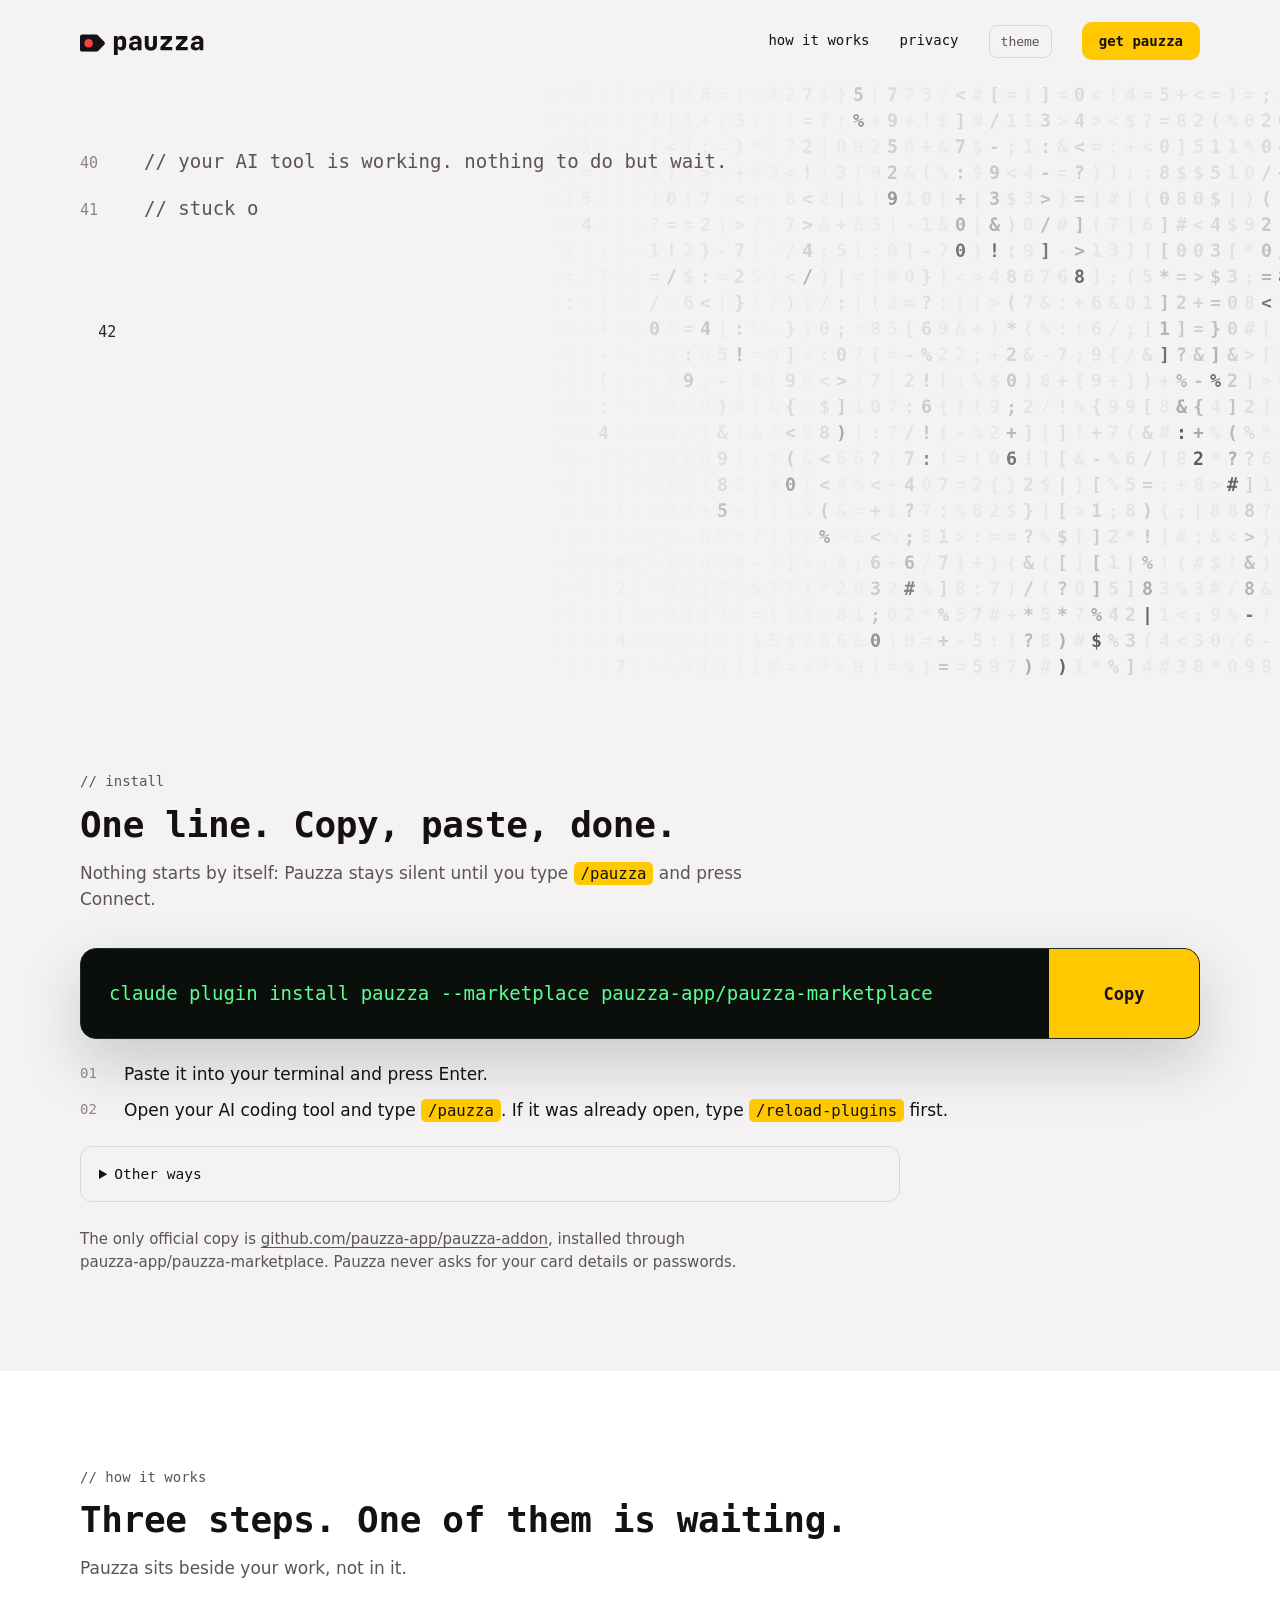
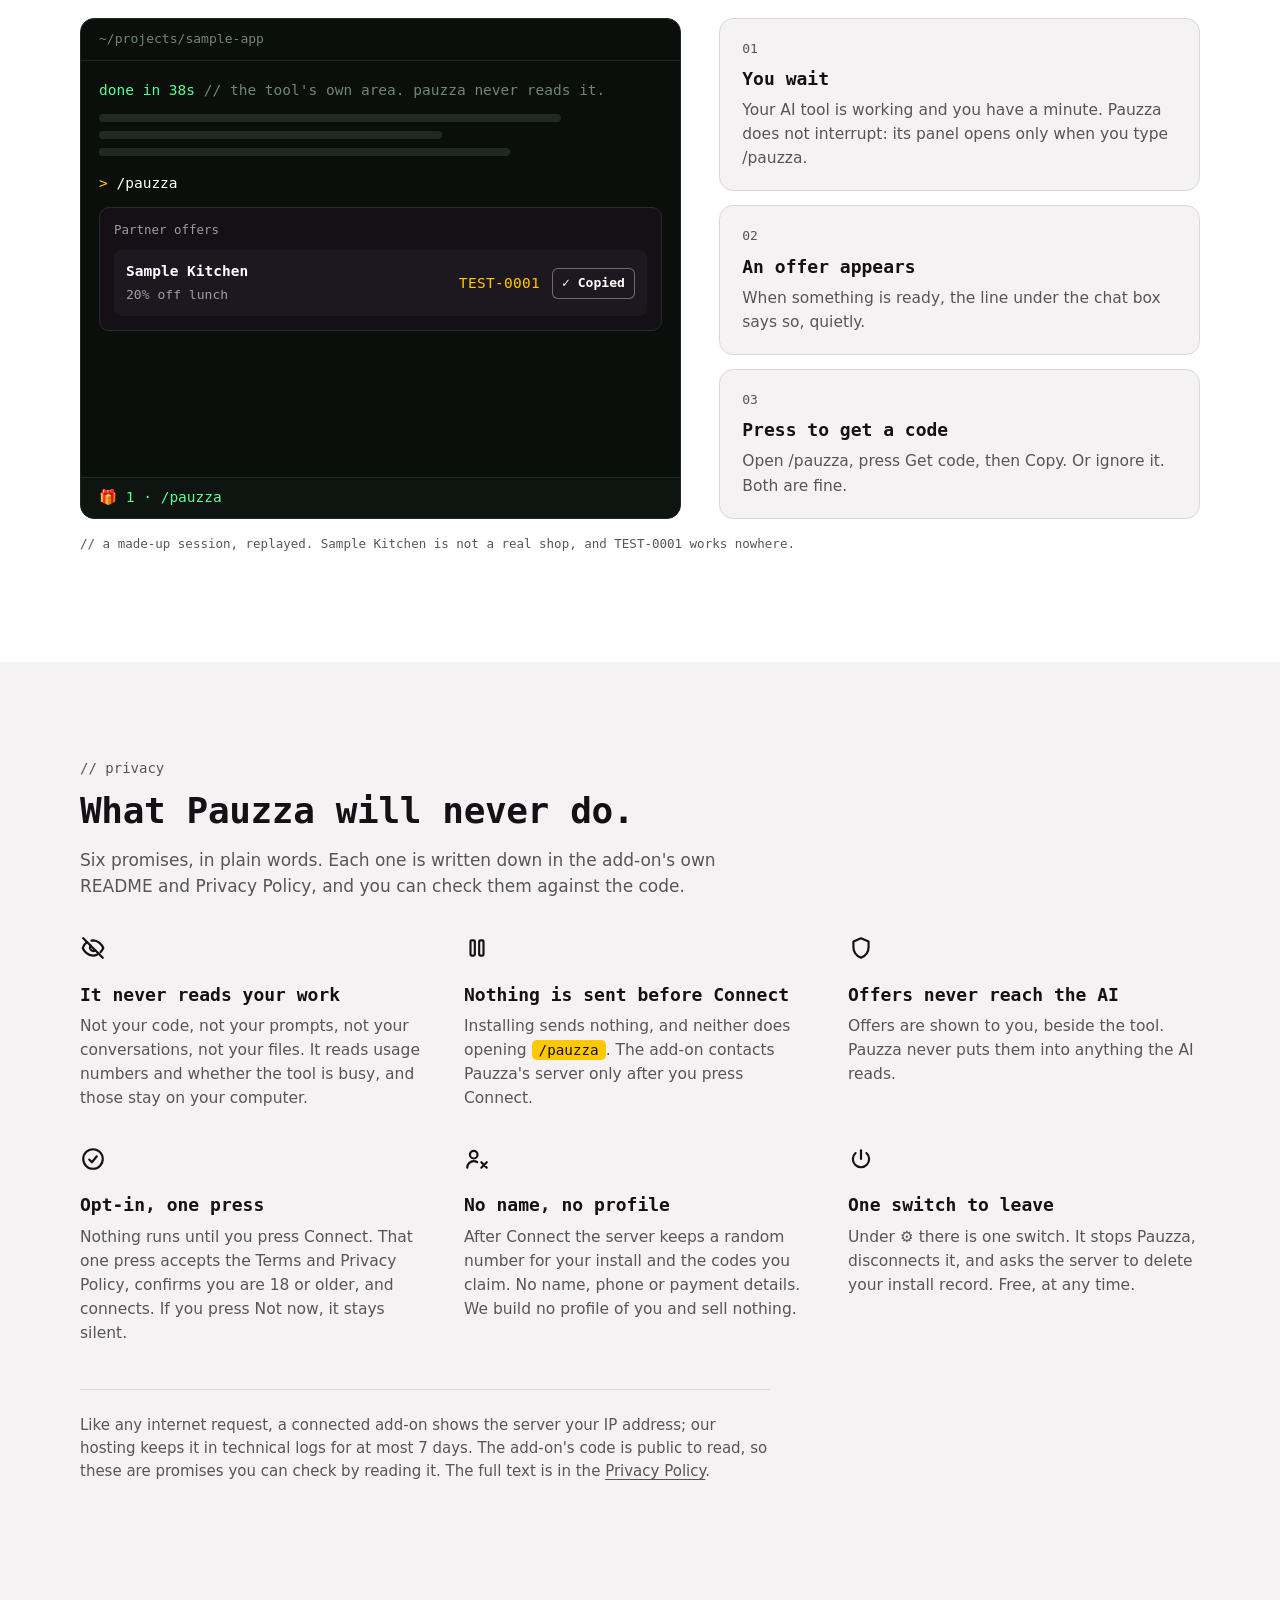
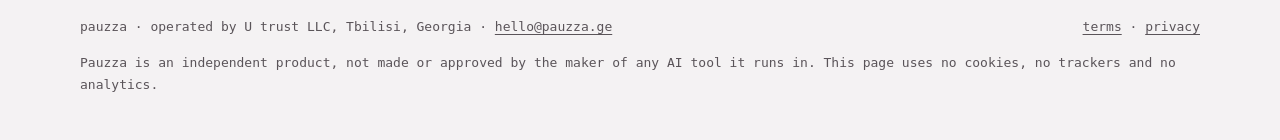
<file: index.html>
<!doctype html>
<html lang="en">
<head>
<meta charset="utf-8">
<meta name="viewport" content="width=device-width, initial-scale=1">
<title>Pauzza · offers while your AI tool is working</title>
<meta name="description" content="Pauzza is an opt-in add-on that turns the wait in your AI coding tool into offers and promo codes. It never reads your code, prompts or conversations.">
<meta name="theme-color" content="#141015">
<!-- Keep the page out of search engines until the owner's public launch.
     Remove the next line at public launch. -->
<meta name="robots" content="noindex">
<link rel="canonical" href="https://pauzza.ge/">
<!-- The picture and text shown when the link is shared in a chat or on social media. -->
<meta property="og:type" content="website">
<meta property="og:url" content="https://pauzza.ge/">
<meta property="og:title" content="Pauzza · offers while your AI tool is working">
<meta property="og:description" content="An opt-in add-on that turns the wait in your AI coding tool into offers and promo codes. It never reads your code.">
<meta property="og:image" content="https://pauzza.ge/assets/og.png">
<meta property="og:image:width" content="1200">
<meta property="og:image:height" content="630">
<meta name="twitter:card" content="summary_large_image">
<link rel="icon" href="assets/pauzza-app-icon-dark.svg" type="image/svg+xml">
<link rel="stylesheet" href="style.css">
</head>
<body>
<a class="skip" href="#install">Skip to install</a>

<header class="wrap nav">
  <a class="logo" href="#top" aria-label="Pauzza, top of page">
    <img class="for-dark" src="assets/pauzza-lockup-primary-dark.svg" width="582" height="158" alt="pauzza">
    <img class="for-light" src="assets/pauzza-lockup-primary-light.svg" width="582" height="158" alt="pauzza">
  </a>
  <nav class="nav-links" aria-label="Page">
    <a class="hide-s" href="#how">how it works</a>
    <a class="hide-s" href="#privacy">privacy</a>
    <button class="theme-toggle" type="button" id="theme" aria-label="Switch between light and dark">theme</button>
    <a class="btn btn-primary btn-small" href="#install">get pauzza</a>
  </nav>
</header>

<main id="top">

  <!-- 1 · hero -->
  <div class="hero">
    <canvas id="rain" aria-hidden="true"></canvas>
    <div class="wrap code-line" aria-hidden="true">
      <span class="ln">40</span>
      <p class="comment" data-type>// your AI tool is working. nothing to do but wait.</p>
    </div>
    <div class="wrap code-line" aria-hidden="true">
      <span class="ln">41</span>
      <p class="comment" data-type>// stuck on this line?</p>
    </div>
    <div class="band">
      <div class="wrap code-line">
        <span class="ln" aria-hidden="true"><i class="bp"></i>42</span>
        <h1><span class="h1-text">paused on line&nbsp;<span class="nb">42.<i class="cursor" aria-hidden="true"></i></span></span></h1>
      </div>
    </div>
    <div class="wrap code-line rise" style="--i:0">
      <span class="ln" aria-hidden="true">43</span>
      <p class="after">take a break;</p>
    </div>
    <div class="wrap code-line rise" style="--i:1">
      <span class="ln" aria-hidden="true">44</span>
      <p class="lead">Pauzza is an opt-in add-on that turns the wait in your AI coding tool into offers and promo codes. It never reads your code, prompts or conversations.</p>
    </div>
    <div class="wrap code-line rise" style="--i:2">
      <span class="ln" aria-hidden="true">45</span>
      <div class="cta-row">
        <button class="btn btn-primary" type="button" data-copy="c1" data-label="Copy install line" data-goto="install">Copy install line</button>
        <a class="btn btn-ghost" href="#how">how it works</a>
      </div>
    </div>
  </div>

  <!-- 2 · install -->
  <section id="install">
    <div class="wrap">
      <p class="eyebrow">// install</p>
      <h2>One line. Copy, paste, done.</h2>
      <p class="intro">Nothing starts by itself: Pauzza stays silent until you type <code class="inline">/pauzza</code> and press Connect.</p>

      <div class="install" data-reveal>
        <div class="cmd cmd-big">
          <code id="c1">claude plugin install pauzza <span class="nb">--marketplace</span> <span class="nb">pauzza-app/pauzza-marketplace</span></code>
          <button class="copy" type="button" data-copy="c1" data-label="Copy">Copy</button>
        </div>
        <ol class="after-copy">
          <li><span class="step-n" aria-hidden="true">01</span><span>Paste it into your terminal and press Enter.</span></li>
          <li><span class="step-n" aria-hidden="true">02</span><span>Open your AI coding tool and type <code class="inline">/pauzza</code>. If it was already open, type <code class="inline">/reload-plugins</code> first.</span></li>
        </ol>
        <p class="caption" id="copy-status" role="status" aria-live="polite"></p>
      </div>

      <details>
        <summary>Other ways</summary>

        <h3>Without the terminal</h3>
        <p>Type this in the chat box of an open session. The tool asks you to confirm the new source, then installs.</p>
        <div class="cmd">
          <code id="c2">/plugin install pauzza <span class="nb">--marketplace</span> <span class="nb">pauzza-app/pauzza-marketplace</span></code>
          <button class="copy" type="button" data-copy="c2" data-label="Copy">Copy</button>
        </div>

        <h3>On an older version</h3>
        <p>The one-line install needs version 2.1.292 or later; Pauzza itself needs 2.1.287 or later. Check with <code class="inline">claude --version</code>. On an older version, run these two lines in a terminal instead.</p>
        <div class="cmd">
          <code id="c3">claude plugin marketplace add <span class="nb">pauzza-app/pauzza-marketplace</span></code>
          <button class="copy" type="button" data-copy="c3" data-label="Copy">Copy</button>
        </div>
        <div class="cmd">
          <code id="c4">claude plugin install pauzza@pauzza</code>
          <button class="copy" type="button" data-copy="c4" data-label="Copy">Copy</button>
        </div>

        <h3>Remove it</h3>
        <p>Open <code class="inline">/pauzza</code>, press ⚙ and delete the saved data. Then run these two lines and restart the app.</p>
        <div class="cmd">
          <code id="c5">claude plugin uninstall pauzza@pauzza</code>
          <button class="copy" type="button" data-copy="c5" data-label="Copy">Copy</button>
        </div>
        <div class="cmd">
          <code id="c6">claude plugin marketplace remove pauzza</code>
          <button class="copy" type="button" data-copy="c6" data-label="Copy">Copy</button>
        </div>
      </details>

      <p class="note">The only official copy is <a href="https://github.com/pauzza-app/pauzza-addon">github.com/pauzza-app/pauzza-addon</a>, installed through <span style="white-space:nowrap">pauzza-app/pauzza-marketplace</span>. Pauzza never asks for your card details or passwords.</p>
    </div>
  </section>

  <!-- 3 · how it works -->
  <section id="how" class="alt">
    <div class="wrap">
      <p class="eyebrow">// how it works</p>
      <h2>Three steps. One of them is waiting.</h2>
      <p class="intro">Pauzza sits beside your work, not in it.</p>

      <div class="how" data-reveal>
        <div class="demo" id="demo" data-phase="6" role="img" aria-label="A made-up session, replayed: the AI tool works for 38 seconds; the status line then shows one gift ready; typing /pauzza opens a panel headed Partner offers, with Sample Kitchen, 20% off lunch; pressing Get code shows the code TEST-0001, and Copy copies it.">
          <div class="demo-bar" aria-hidden="true">~/projects/sample-app</div>
          <div class="demo-body" aria-hidden="true">
            <p class="demo-work"><span class="demo-state">done in 38s</span> <span class="demo-note">// the tool's own area. pauzza never reads it.</span></p>
            <div class="demo-lines"><i></i><i></i><i></i></div>
            <p class="demo-prompt"><b>&gt;</b> <span id="demo-typed">/pauzza</span><i class="demo-caret"></i></p>
            <div class="demo-panel">
              <p class="demo-label">Partner offers</p>
              <div class="demo-offer">
                <div><strong>Sample Kitchen</strong><span>20% off lunch</span></div>
                <div class="demo-right"><span class="demo-code">TEST-0001</span><span class="demo-btn">✓ Copied</span></div>
              </div>
            </div>
          </div>
          <div class="demo-status" aria-hidden="true"><span id="demo-status">🎁 1 · /pauzza</span></div>
        </div>

        <ol class="how-steps">
          <li class="card">
            <p class="num">01</p>
            <h3>You wait</h3>
            <p>Your AI tool is working and you have a minute. Pauzza does not interrupt: its panel opens only when you type /pauzza.</p>
          </li>
          <li class="card">
            <p class="num">02</p>
            <h3>An offer appears</h3>
            <p>When something is ready, the line under the chat box says so, quietly.</p>
          </li>
          <li class="card">
            <p class="num">03</p>
            <h3>Press to get a code</h3>
            <p>Open /pauzza, press Get code, then Copy. Or ignore it. Both are fine.</p>
          </li>
        </ol>
      </div>
      <p class="caption how-note">// a made-up session, replayed. Sample Kitchen is not a real shop, and TEST-0001 works nowhere.</p>
    </div>
  </section>

  <!-- 4 · privacy -->
  <section id="privacy">
    <div class="wrap">
      <p class="eyebrow">// privacy</p>
      <h2>What Pauzza will never do.</h2>
      <p class="intro">Six promises, in plain words. Each one is written down in the add-on's own README and Privacy Policy, and you can check them against the code.</p>

      <ul class="promises">
        <li>
          <svg viewBox="0 0 24 24" aria-hidden="true"><path d="M3 3l18 18"/><path d="M10.6 5.2A9.8 9.8 0 0 1 12 5c5 0 8.5 4.4 9.5 7a12 12 0 0 1-2.6 3.8M6.4 6.5C4.300 8 3 10.300 2.500 12c1 2.600 4.500 7 9.500 7 1.500 0 2.900-.4 4.100-1"/><path d="M9.900 9.900a3 3 0 0 0 4.200 4.200"/></svg>
          <h3>It never reads your work</h3>
          <p>Not your code, not your prompts, not your conversations, not your files. It reads usage numbers and whether the tool is busy, and those stay on your computer.</p>
        </li>
        <li>
          <svg viewBox="0 0 24 24" aria-hidden="true"><rect x="6" y="5" width="4" height="14" rx="1"/><rect x="14" y="5" width="4" height="14" rx="1"/></svg>
          <h3>Nothing is sent before Connect</h3>
          <p>Installing sends nothing, and neither does opening <code class="inline">/pauzza</code>. The add-on contacts Pauzza's server only after you press Connect.</p>
        </li>
        <li>
          <svg viewBox="0 0 24 24" aria-hidden="true"><path d="M12 3l7 3v5c0 4.500-3 8.300-7 10-4-1.700-7-5.500-7-10V6l7-3z"/></svg>
          <h3>Offers never reach the AI</h3>
          <p>Offers are shown to you, beside the tool. Pauzza never puts them into anything the AI reads.</p>
        </li>
        <li>
          <svg viewBox="0 0 24 24" aria-hidden="true"><circle cx="12" cy="12" r="9"/><path d="M8.500 12.500l2.500 2.500 4.500-5.500"/></svg>
          <h3>Opt-in, one press</h3>
          <p>Nothing runs until you press Connect. That one press accepts the Terms and Privacy Policy, confirms you are 18 or older, and connects. If you press Not now, it stays silent.</p>
        </li>
        <li>
          <svg viewBox="0 0 24 24" aria-hidden="true"><circle cx="9" cy="8" r="3.500"/><path d="M3 20c0-3.300 2.700-6 6-6 1.200 0 2.300.3 3.200.9"/><path d="M16 15l5 5M21 15l-5 5"/></svg>
          <h3>No name, no profile</h3>
          <p>After Connect the server keeps a random number for your install and the codes you claim. No name, phone or payment details. We build no profile of you and sell nothing.</p>
        </li>
        <li>
          <svg viewBox="0 0 24 24" aria-hidden="true"><path d="M12 4v8"/><path d="M7 6.500a7.500 7.500 0 1 0 10 0"/></svg>
          <h3>One switch to leave</h3>
          <p>Under ⚙ there is one switch. It stops Pauzza, disconnects it, and asks the server to delete your install record. Free, at any time.</p>
        </li>
      </ul>

      <p class="check-note">Like any internet request, a connected add-on shows the server your IP address; our hosting keeps it in technical logs for at most 7 days. The add-on's code is public to read, so these are promises you can check by reading it. The full text is in the <a href="privacy.html">Privacy Policy</a>.</p>
    </div>
  </section>

</main>

<!-- 5 · footer -->
<footer>
  <div class="wrap">
    <p>pauzza · operated by U trust LLC, Tbilisi, Georgia · <a href="mailto:hello@pauzza.ge">hello@pauzza.ge</a></p>
    <p><a href="terms.html">terms</a> · <a href="privacy.html">privacy</a></p>
    <p class="small">Pauzza is an independent product, not made or approved by the maker of any AI tool it runs in. This page uses no cookies, no trackers and no analytics.</p>
  </div>
</footer>

<script>
// Copy buttons and the light/dark switch. Nothing is stored and nothing is sent.
(function () {
  var status = document.getElementById('copy-status');
  function fallback(text) {
    var t = document.createElement('textarea');
    t.value = text; t.setAttribute('readonly', '');
    t.style.position = 'fixed'; t.style.opacity = '0';
    document.body.appendChild(t); t.select();
    try { document.execCommand('copy'); } catch (e) {}
    document.body.removeChild(t);
  }
  document.querySelectorAll('[data-copy]').forEach(function (b) {
    b.addEventListener('click', function () {
      var text = document.getElementById(b.dataset.copy).textContent;
      var done = function () {
        b.textContent = '✓ Copied'; b.setAttribute('data-done', '');
        status.textContent = 'Copied. Now paste it into your terminal.';
        setTimeout(function () { b.textContent = b.dataset.label; b.removeAttribute('data-done'); }, 2500);
        if (b.dataset.goto) document.getElementById(b.dataset.goto).scrollIntoView();
      };
      if (navigator.clipboard && navigator.clipboard.writeText) {
        navigator.clipboard.writeText(text).then(done, function () { fallback(text); done(); });
      } else { fallback(text); done(); }
    });
  });
  document.getElementById('theme').addEventListener('click', function () {
    var root = document.documentElement;
    var now = root.getAttribute('data-theme') ||
      (window.matchMedia('(prefers-color-scheme: light)').matches ? 'light' : 'dark');
    root.setAttribute('data-theme', now === 'light' ? 'dark' : 'light');
  });
})();
</script>
<script src="motion.js"></script>
</body>
</html>
</file>
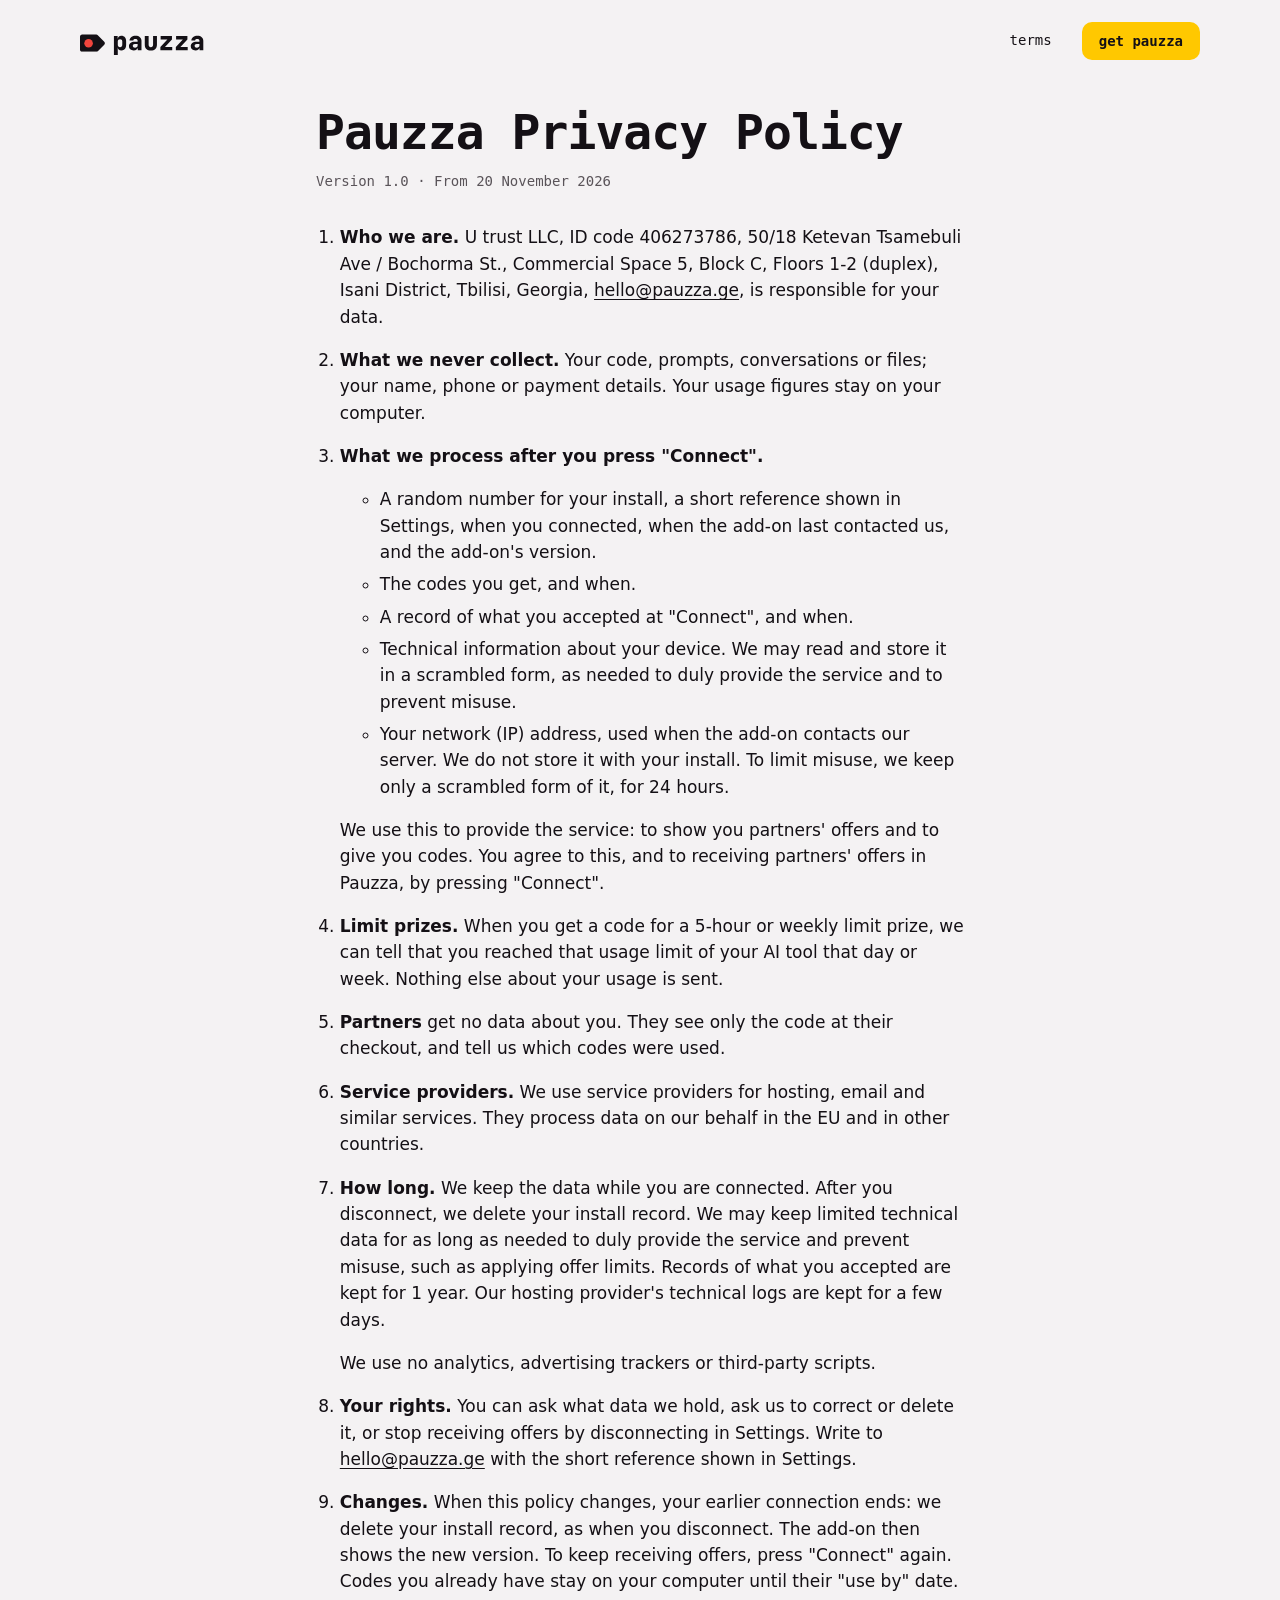
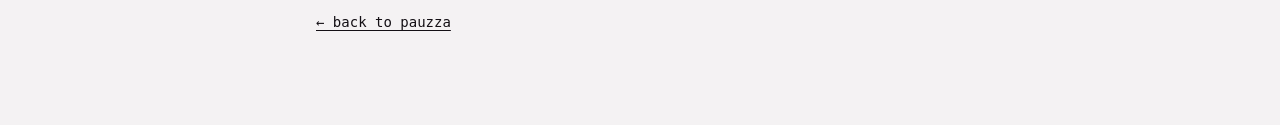
<file: privacy.html>
<!doctype html>
<html lang="en">
<head>
<meta charset="utf-8">
<meta name="viewport" content="width=device-width, initial-scale=1">
<title>Pauzza Privacy Policy · Pauzza</title>
<meta name="theme-color" content="#141015">
<link rel="icon" href="assets/pauzza-app-icon-dark.svg" type="image/svg+xml">
<link rel="stylesheet" href="style.css">
</head>
<body>
<!-- Generated from docs/legal/stage-b/privacy.en.md. Do not edit the wording here: change the source and copy it again. -->
<header class="wrap nav">
  <a class="logo" href="index.html" aria-label="Pauzza, home">
    <img class="for-dark" src="assets/pauzza-lockup-primary-dark.svg" width="582" height="158" alt="pauzza">
    <img class="for-light" src="assets/pauzza-lockup-primary-light.svg" width="582" height="158" alt="pauzza">
  </a>
  <nav class="nav-links" aria-label="Page">
    <a href="terms.html">terms</a>
    <a class="btn btn-primary btn-small" href="index.html#install">get pauzza</a>
  </nav>
</header>
<main class="wrap doc">
  <h1>Pauzza Privacy Policy</h1>
  <p class="meta">Version 1.0 · From 20 November 2026</p>
  <ol>
    <li><p><strong>Who we are.</strong> U trust LLC, ID code 406273786, 50/18 Ketevan Tsamebuli Ave / Bochorma St., Commercial Space 5, Block C, Floors 1-2 (duplex), Isani District, Tbilisi, Georgia, <a href="mailto:hello@pauzza.ge">hello@pauzza.ge</a>, is responsible for your data.</p></li>
    <li><p><strong>What we never collect.</strong> Your code, prompts, conversations or files; your name, phone or payment details. Your usage figures stay on your computer.</p></li>
    <li><p><strong>What we process after you press "Connect".</strong></p><ul><li>A random number for your install, a short reference shown in Settings, when you connected, when the add-on last contacted us, and the add-on's version.</li><li>The codes you get, and when.</li><li>A record of what you accepted at "Connect", and when.</li><li>Technical information about your device. We may read and store it in a scrambled form, as needed to duly provide the service and to prevent misuse.</li><li>Your network (IP) address, used when the add-on contacts our server. We do not store it with your install. To limit misuse, we keep only a scrambled form of it, for 24 hours.</li></ul><p>We use this to provide the service: to show you partners' offers and to give you codes. You agree to this, and to receiving partners' offers in Pauzza, by pressing "Connect".</p></li>
    <li><p><strong>Limit prizes.</strong> When you get a code for a 5-hour or weekly limit prize, we can tell that you reached that usage limit of your AI tool that day or week. Nothing else about your usage is sent.</p></li>
    <li><p><strong>Partners</strong> get no data about you. They see only the code at their checkout, and tell us which codes were used.</p></li>
    <li><p><strong>Service providers.</strong> We use service providers for hosting, email and similar services. They process data on our behalf in the EU and in other countries.</p></li>
    <li><p><strong>How long.</strong> We keep the data while you are connected. After you disconnect, we delete your install record. We may keep limited technical data for as long as needed to duly provide the service and prevent misuse, such as applying offer limits. Records of what you accepted are kept for 1 year. Our hosting provider's technical logs are kept for a few days.</p><p>We use no analytics, advertising trackers or third-party scripts.</p></li>
    <li><p><strong>Your rights.</strong> You can ask what data we hold, ask us to correct or delete it, or stop receiving offers by disconnecting in Settings. Write to <a href="mailto:hello@pauzza.ge">hello@pauzza.ge</a> with the short reference shown in Settings.</p></li>
    <li><p><strong>Changes.</strong> When this policy changes, your earlier connection ends: we delete your install record, as when you disconnect. The add-on then shows the new version. To keep receiving offers, press "Connect" again. Codes you already have stay on your computer until their "use by" date.</p></li>
  </ol>
  <p class="back"><a href="index.html">← back to pauzza</a></p>
</main>
</body>
</html>
</file>
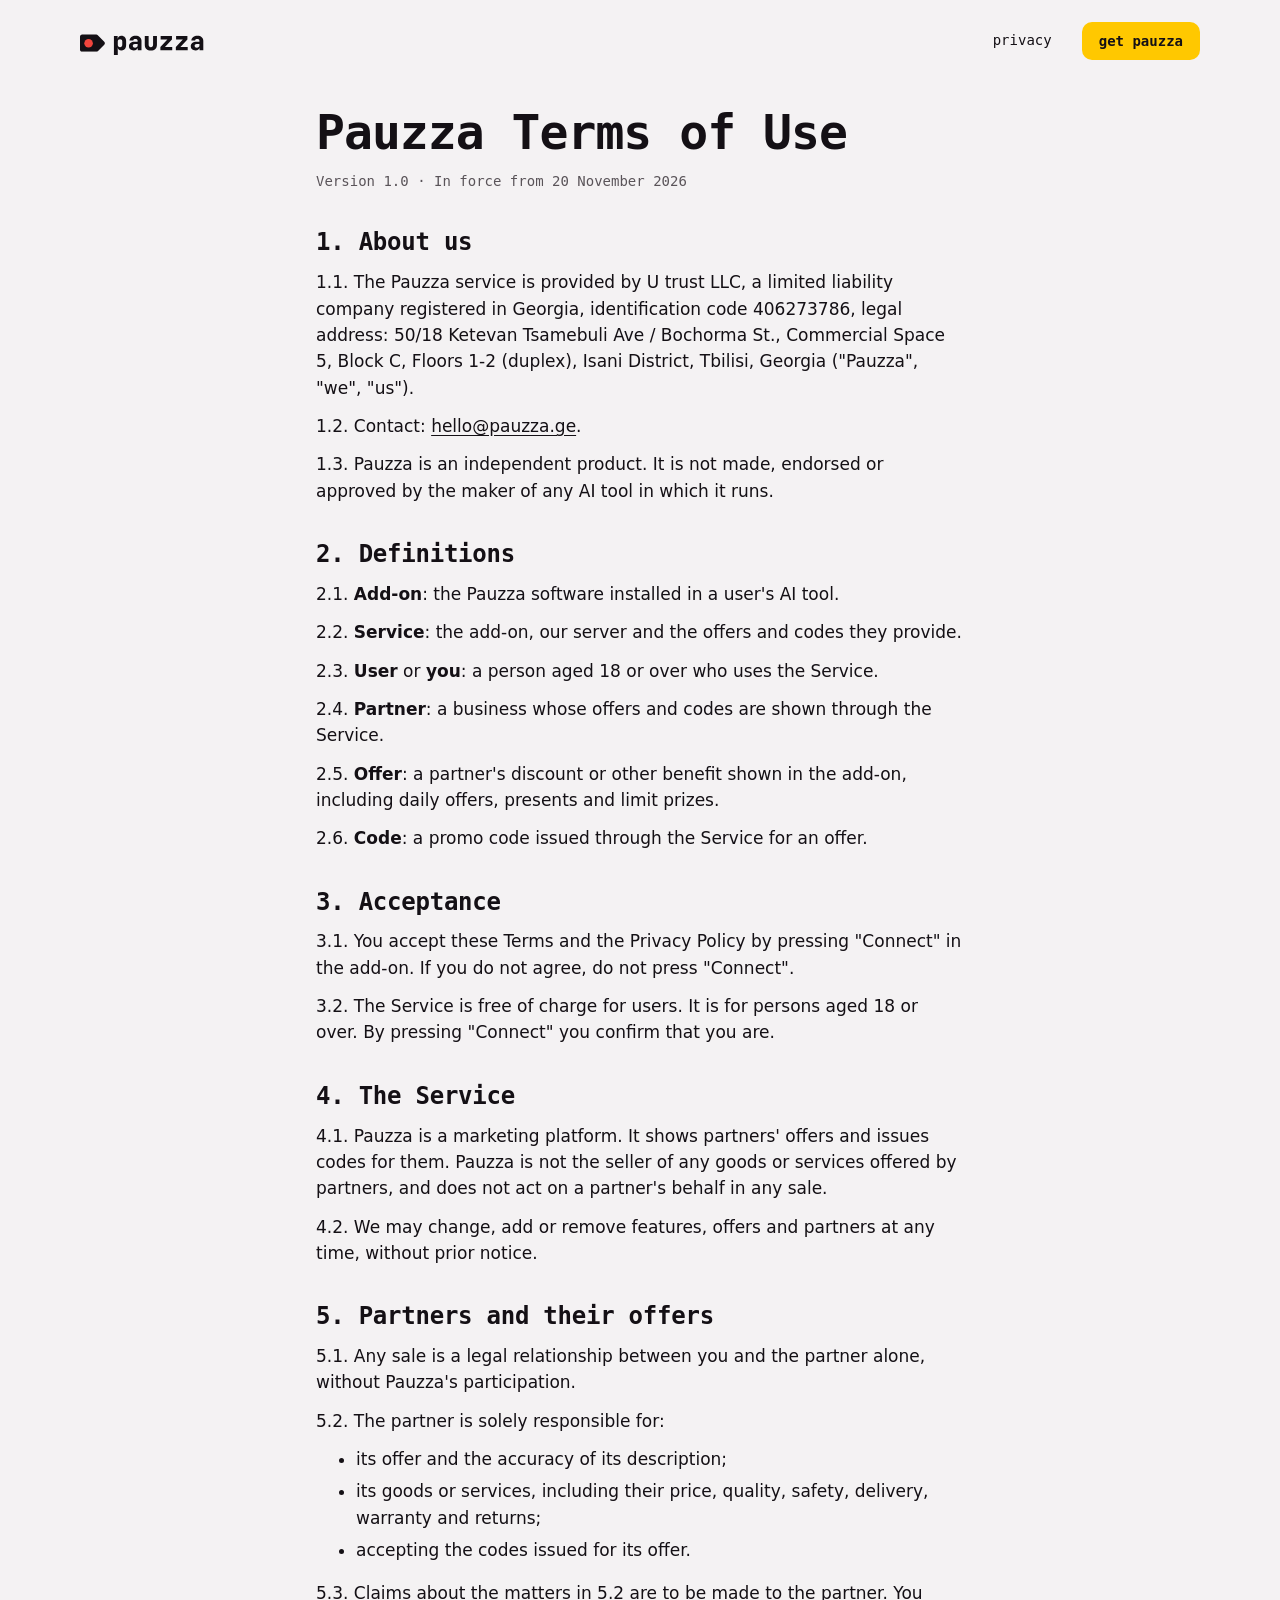
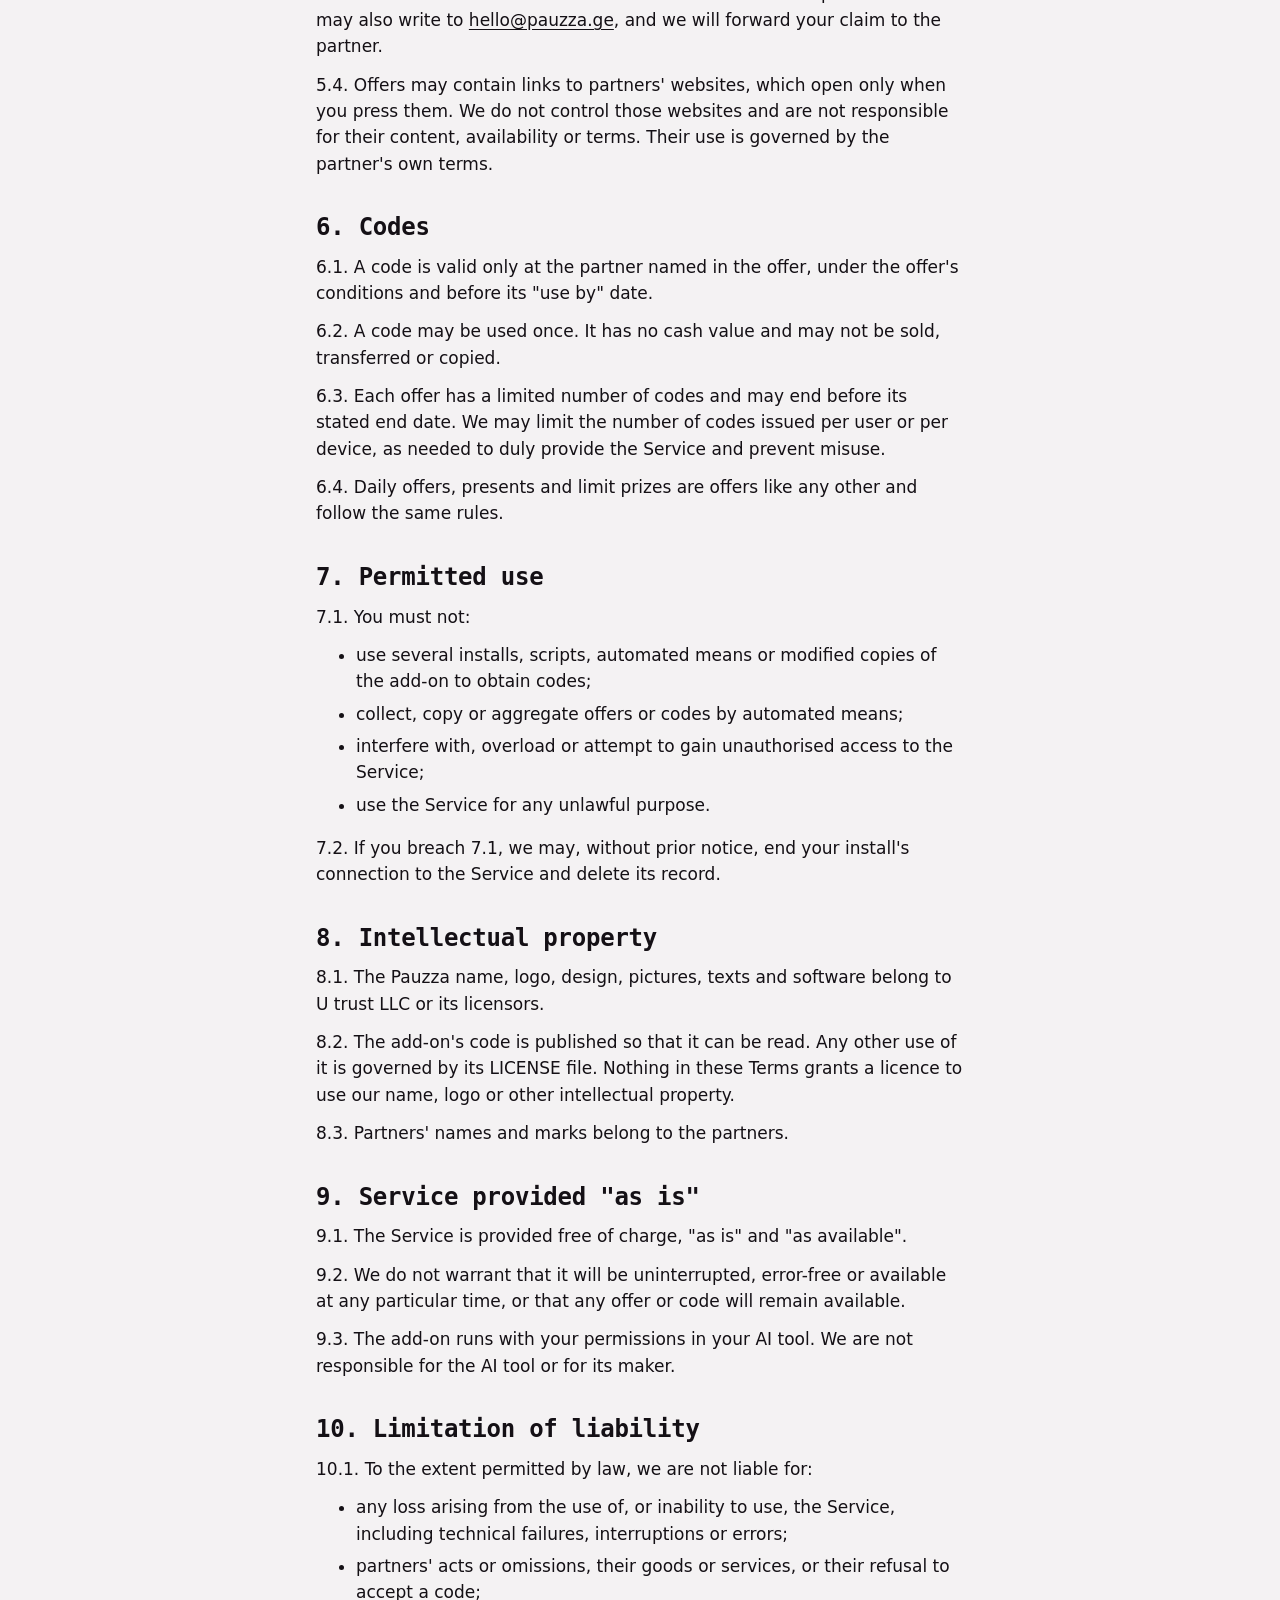
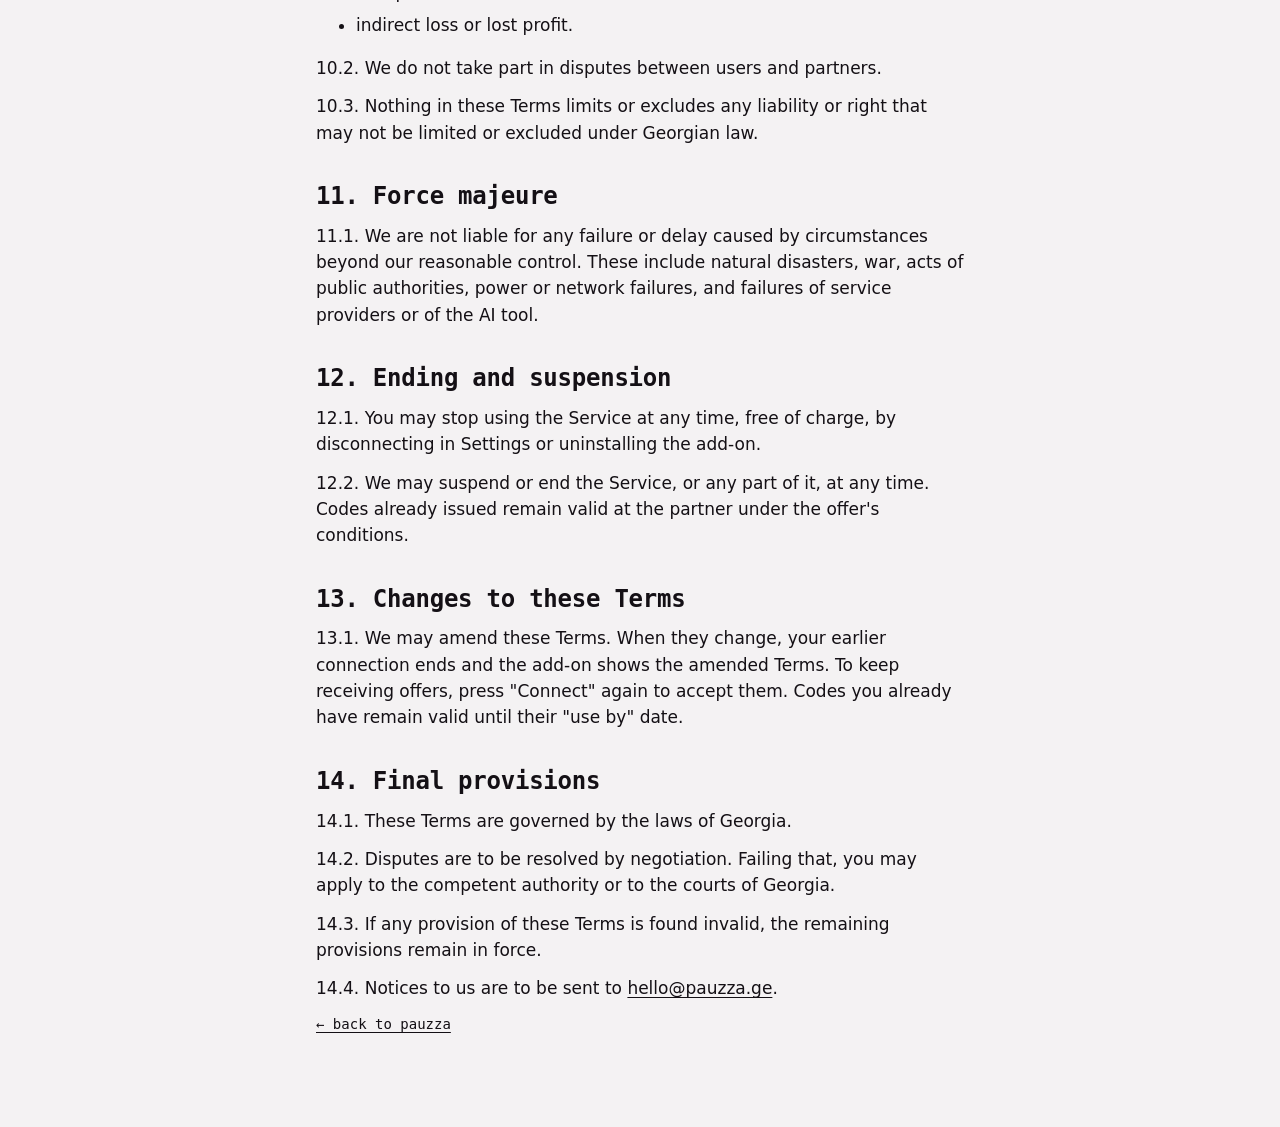
<file: terms.html>
<!doctype html>
<html lang="en">
<head>
<meta charset="utf-8">
<meta name="viewport" content="width=device-width, initial-scale=1">
<title>Pauzza Terms · Pauzza</title>
<meta name="theme-color" content="#141015">
<link rel="icon" href="assets/pauzza-app-icon-dark.svg" type="image/svg+xml">
<link rel="stylesheet" href="style.css">
</head>
<body>
<!-- Generated from docs/legal/stage-b/terms.en.md. Do not edit the wording here: change the source and copy it again. -->
<header class="wrap nav">
  <a class="logo" href="index.html" aria-label="Pauzza, home">
    <img class="for-dark" src="assets/pauzza-lockup-primary-dark.svg" width="582" height="158" alt="pauzza">
    <img class="for-light" src="assets/pauzza-lockup-primary-light.svg" width="582" height="158" alt="pauzza">
  </a>
  <nav class="nav-links" aria-label="Page">
    <a href="privacy.html">privacy</a>
    <a class="btn btn-primary btn-small" href="index.html#install">get pauzza</a>
  </nav>
</header>
<main class="wrap doc">
  <h1>Pauzza Terms of Use</h1>
  <p class="meta">Version 1.0 · In force from 20 November 2026</p>
  <h2>1. About us</h2>
  <p>1.1. The Pauzza service is provided by U trust LLC, a limited liability company registered in Georgia, identification code 406273786, legal address: 50/18 Ketevan Tsamebuli Ave / Bochorma St., Commercial Space 5, Block C, Floors 1-2 (duplex), Isani District, Tbilisi, Georgia ("Pauzza", "we", "us").</p>
  <p>1.2. Contact: <a href="mailto:hello@pauzza.ge">hello@pauzza.ge</a>.</p>
  <p>1.3. Pauzza is an independent product. It is not made, endorsed or approved by the maker of any AI tool in which it runs.</p>
  <h2>2. Definitions</h2>
  <p>2.1. <strong>Add-on</strong>: the Pauzza software installed in a user's AI tool.</p>
  <p>2.2. <strong>Service</strong>: the add-on, our server and the offers and codes they provide.</p>
  <p>2.3. <strong>User</strong> or <strong>you</strong>: a person aged 18 or over who uses the Service.</p>
  <p>2.4. <strong>Partner</strong>: a business whose offers and codes are shown through the Service.</p>
  <p>2.5. <strong>Offer</strong>: a partner's discount or other benefit shown in the add-on, including daily offers, presents and limit prizes.</p>
  <p>2.6. <strong>Code</strong>: a promo code issued through the Service for an offer.</p>
  <h2>3. Acceptance</h2>
  <p>3.1. You accept these Terms and the Privacy Policy by pressing "Connect" in the add-on. If you do not agree, do not press "Connect".</p>
  <p>3.2. The Service is free of charge for users. It is for persons aged 18 or over. By pressing "Connect" you confirm that you are.</p>
  <h2>4. The Service</h2>
  <p>4.1. Pauzza is a marketing platform. It shows partners' offers and issues codes for them. Pauzza is not the seller of any goods or services offered by partners, and does not act on a partner's behalf in any sale.</p>
  <p>4.2. We may change, add or remove features, offers and partners at any time, without prior notice.</p>
  <h2>5. Partners and their offers</h2>
  <p>5.1. Any sale is a legal relationship between you and the partner alone, without Pauzza's participation.</p>
  <p>5.2. The partner is solely responsible for:</p>
  <ul>
    <li>its offer and the accuracy of its description;</li>
    <li>its goods or services, including their price, quality, safety, delivery, warranty and returns;</li>
    <li>accepting the codes issued for its offer.</li>
  </ul>
  <p>5.3. Claims about the matters in 5.2 are to be made to the partner. You may also write to <a href="mailto:hello@pauzza.ge">hello@pauzza.ge</a>, and we will forward your claim to the partner.</p>
  <p>5.4. Offers may contain links to partners' websites, which open only when you press them. We do not control those websites and are not responsible for their content, availability or terms. Their use is governed by the partner's own terms.</p>
  <h2>6. Codes</h2>
  <p>6.1. A code is valid only at the partner named in the offer, under the offer's conditions and before its "use by" date.</p>
  <p>6.2. A code may be used once. It has no cash value and may not be sold, transferred or copied.</p>
  <p>6.3. Each offer has a limited number of codes and may end before its stated end date. We may limit the number of codes issued per user or per device, as needed to duly provide the Service and prevent misuse.</p>
  <p>6.4. Daily offers, presents and limit prizes are offers like any other and follow the same rules.</p>
  <h2>7. Permitted use</h2>
  <p>7.1. You must not:</p>
  <ul>
    <li>use several installs, scripts, automated means or modified copies of the add-on to obtain codes;</li>
    <li>collect, copy or aggregate offers or codes by automated means;</li>
    <li>interfere with, overload or attempt to gain unauthorised access to the Service;</li>
    <li>use the Service for any unlawful purpose.</li>
  </ul>
  <p>7.2. If you breach 7.1, we may, without prior notice, end your install's connection to the Service and delete its record.</p>
  <h2>8. Intellectual property</h2>
  <p>8.1. The Pauzza name, logo, design, pictures, texts and software belong to U trust LLC or its licensors.</p>
  <p>8.2. The add-on's code is published so that it can be read. Any other use of it is governed by its LICENSE file. Nothing in these Terms grants a licence to use our name, logo or other intellectual property.</p>
  <p>8.3. Partners' names and marks belong to the partners.</p>
  <h2>9. Service provided "as is"</h2>
  <p>9.1. The Service is provided free of charge, "as is" and "as available".</p>
  <p>9.2. We do not warrant that it will be uninterrupted, error-free or available at any particular time, or that any offer or code will remain available.</p>
  <p>9.3. The add-on runs with your permissions in your AI tool. We are not responsible for the AI tool or for its maker.</p>
  <h2>10. Limitation of liability</h2>
  <p>10.1. To the extent permitted by law, we are not liable for:</p>
  <ul>
    <li>any loss arising from the use of, or inability to use, the Service, including technical failures, interruptions or errors;</li>
    <li>partners' acts or omissions, their goods or services, or their refusal to accept a code;</li>
    <li>indirect loss or lost profit.</li>
  </ul>
  <p>10.2. We do not take part in disputes between users and partners.</p>
  <p>10.3. Nothing in these Terms limits or excludes any liability or right that may not be limited or excluded under Georgian law.</p>
  <h2>11. Force majeure</h2>
  <p>11.1. We are not liable for any failure or delay caused by circumstances beyond our reasonable control. These include natural disasters, war, acts of public authorities, power or network failures, and failures of service providers or of the AI tool.</p>
  <h2>12. Ending and suspension</h2>
  <p>12.1. You may stop using the Service at any time, free of charge, by disconnecting in Settings or uninstalling the add-on.</p>
  <p>12.2. We may suspend or end the Service, or any part of it, at any time. Codes already issued remain valid at the partner under the offer's conditions.</p>
  <h2>13. Changes to these Terms</h2>
  <p>13.1. We may amend these Terms. When they change, your earlier connection ends and the add-on shows the amended Terms. To keep receiving offers, press "Connect" again to accept them. Codes you already have remain valid until their "use by" date.</p>
  <h2>14. Final provisions</h2>
  <p>14.1. These Terms are governed by the laws of Georgia.</p>
  <p>14.2. Disputes are to be resolved by negotiation. Failing that, you may apply to the competent authority or to the courts of Georgia.</p>
  <p>14.3. If any provision of these Terms is found invalid, the remaining provisions remain in force.</p>
  <p>14.4. Notices to us are to be sent to <a href="mailto:hello@pauzza.ge">hello@pauzza.ge</a>.</p>
  <p class="back"><a href="index.html">← back to pauzza</a></p>
</main>
</body>
</html>
</file>
<file: style.css>
/* Pauzza one-pager. Breakpoint brand: yellow leads on ink, red is only the dot,
   green stays in the terminal. No external fonts: the stacks below fall back
   to each system's own monospace and sans-serif. */

:root {
  --yellow: #ffc800;
  --ink: #141015;
  --red: #f2453d;
  --green: #5bff8f;
  --term: #0b0f0c;

  /* dark theme (the lead) */
  --bg: #141015;
  --surface: #1d181f;
  --line: #2e2830;
  --text: #ffffff;
  --mute: #a39aa0;
  --dim: #6d6b6e;
  --accent: #ffc800;          /* headline and label colour */
  --band: #352a12;            /* the paused line */
  --band-text: #ffc800;
  --focus: #ffc800;
  --logo-dark: block;
  --logo-light: none;
  --shadow: 0 24px 60px rgba(0, 0, 0, 0.45);
  --rain-dim: #8a8388;
  --rain-head: #ffc800;

  --mono: "JetBrains Mono", ui-monospace, "Cascadia Mono", "Cascadia Code",
    "SF Mono", SFMono-Regular, Menlo, Consolas, "DejaVu Sans Mono", monospace;
  --sans: Inter, system-ui, -apple-system, "Segoe UI", Roboto, "Helvetica Neue",
    Arial, sans-serif;

  --wrap: 1120px;
  --gutter: clamp(20px, 5vw, 56px);
  color-scheme: dark;
}

@media (prefers-color-scheme: light) {
  :root:not([data-theme="dark"]) {
    --bg: #f4f2f3;
    --surface: #ffffff;
    --line: #dcd6da;
    --text: #141015;
    --mute: #5a5459;
    --dim: #8b858a;
    --accent: #141015;
    --band: #ffc800;
    --band-text: #141015;
    --focus: #141015;
    --logo-dark: none;
    --logo-light: block;
    --shadow: 0 24px 60px rgba(20, 16, 21, 0.18);
    --rain-dim: #6d6b6e;
    --rain-head: #141015;
    color-scheme: light;
  }
}

:root[data-theme="light"] {
  --bg: #f4f2f3;
  --surface: #ffffff;
  --line: #dcd6da;
  --text: #141015;
  --mute: #5a5459;
  --dim: #8b858a;
  --accent: #141015;
  --band: #ffc800;
  --band-text: #141015;
  --focus: #141015;
  --logo-dark: none;
  --logo-light: block;
  --shadow: 0 24px 60px rgba(20, 16, 21, 0.18);
  --rain-dim: #6d6b6e;
  --rain-head: #141015;
  color-scheme: light;
}

*,
*::before,
*::after {
  box-sizing: border-box;
}

html {
  scroll-behavior: smooth;
  -webkit-text-size-adjust: 100%;
}

body {
  margin: 0;
  background: var(--bg);
  color: var(--text);
  font-family: var(--sans);
  font-size: 17px;
  line-height: 1.55;
  -webkit-font-smoothing: antialiased;
}

img {
  max-width: 100%;
  height: auto;
  display: block;
}

a {
  color: inherit;
  text-underline-offset: 3px;
}

:focus-visible {
  outline: 3px solid var(--focus);
  outline-offset: 3px;
  border-radius: 4px;
}

.wrap {
  max-width: calc(var(--wrap) + 2 * var(--gutter));
  margin: 0 auto;
  padding: 0 var(--gutter);
}

.skip {
  position: absolute;
  left: -9999px;
}
.skip:focus {
  left: 16px;
  top: 16px;
  z-index: 10;
  background: var(--yellow);
  color: var(--ink);
  padding: 10px 14px;
  font-family: var(--mono);
  font-weight: 700;
  border-radius: 8px;
}

/* ---------- navigation ---------- */

.nav {
  display: flex;
  align-items: center;
  justify-content: space-between;
  gap: 16px;
  padding-top: 22px;
  padding-bottom: 22px;
}

.logo img {
  height: 34px;
  width: auto;
}
.logo .for-dark { display: var(--logo-dark); }
.logo .for-light { display: var(--logo-light); }
.logo { display: inline-block; border-radius: 6px; }

.nav-links {
  display: flex;
  align-items: center;
  gap: clamp(12px, 2.5vw, 30px);
  font-family: var(--mono);
  font-size: 14px;
}
.nav-links a {
  text-decoration: none;
}
.nav-links a:hover {
  text-decoration: underline;
}

.btn {
  display: inline-flex;
  align-items: center;
  justify-content: center;
  gap: 8px;
  font-family: var(--mono);
  font-weight: 700;
  font-size: 15px;
  line-height: 1;
  padding: 15px 22px;
  border-radius: 10px;
  border: 1.5px solid transparent;
  text-decoration: none;
  cursor: pointer;
  transition: transform 0.12s ease, background-color 0.12s ease;
}
.btn-primary {
  background: var(--yellow);
  color: var(--ink);
}
.btn-primary:hover { background: #ffd53d; }
.btn-ghost {
  background: transparent;
  color: var(--text);
  border-color: var(--dim);
}
.btn-ghost:hover { border-color: var(--text); }
.btn:active { transform: translateY(1px); }
.btn-small { padding: 11px 16px; font-size: 14px; }

.theme-toggle {
  font-family: var(--mono);
  font-size: 13px;
  background: transparent;
  color: var(--mute);
  border: 1.5px solid var(--line);
  border-radius: 8px;
  padding: 9px 11px;
  cursor: pointer;
  line-height: 1;
  white-space: nowrap;
}
.theme-toggle:hover { color: var(--text); border-color: var(--dim); }

/* ---------- hero: the editor ---------- */

.hero {
  padding: clamp(20px, 5vw, 56px) 0 0;
}

.code-line {
  display: grid;
  grid-template-columns: clamp(30px, 6vw, 64px) 1fr;
  align-items: baseline;
  font-family: var(--mono);
  padding-top: 9px;
  padding-bottom: 9px;
}
.ln {
  color: var(--dim);
  font-size: clamp(11px, 1.4vw, 15px);
  font-family: var(--mono);
  user-select: none;
}
.comment {
  color: var(--mute);
  font-size: clamp(14px, 1.9vw, 19px);
  margin: 0;
}

.band {
  background: var(--band);
  margin: 10px 0;
}
.band .code-line {
  padding-top: clamp(22px, 4vw, 44px);
  padding-bottom: clamp(22px, 4vw, 44px);
  align-items: center;
}
.band .ln { color: var(--band-text); opacity: 0.9; }

h1 {
  font-family: var(--mono);
  font-weight: 800;
  font-size: clamp(34px, 8.2vw, 92px);
  line-height: 1;
  letter-spacing: -0.02em;
  margin: 0;
  color: var(--band-text);
}

.after {
  font-family: var(--mono);
  font-size: clamp(19px, 3vw, 30px);
  margin: 0;
}

.lead {
  font-family: var(--sans);
  font-size: clamp(17px, 2vw, 21px);
  line-height: 1.5;
  color: var(--text);
  max-width: 34em;
  margin: 0;
}

.cta-row {
  display: flex;
  flex-wrap: wrap;
  gap: 12px;
  align-items: center;
}

.pill {
  display: inline-flex;
  align-items: center;
  gap: 9px;
  font-family: var(--mono);
  font-size: 13px;
  color: var(--mute);
  border: 1px solid var(--line);
  border-radius: 999px;
  padding: 7px 13px;
  margin: 0;
  background: var(--bg);
}
.pill::before {
  content: "";
  width: 8px;
  height: 8px;
  border-radius: 50%;
  border: 1.5px solid var(--mute);
}

/* ---------- product shots ---------- */

.shots {
  margin-top: clamp(36px, 6vw, 72px);
  display: grid;
  grid-template-columns: 1fr 1fr;
  gap: clamp(16px, 3vw, 32px);
  align-items: start;
}
.shot {
  margin: 0;
}
.shot img {
  width: 100%;
  border-radius: 16px;
  border: 1px solid var(--line);
  box-shadow: var(--shadow);
}
.shot figcaption,
.meter figcaption,
.caption {
  font-family: var(--mono);
  font-size: 12.5px;
  line-height: 1.5;
  color: var(--mute);
  margin-top: 12px;
}

/* ---------- sections ---------- */

:root { --step: clamp(56px, 8vw, 96px); }
section {
  padding: var(--step) 0;
}
.hero { padding-bottom: 0; }
.alt {
  background: var(--surface);
}

.eyebrow {
  font-family: var(--mono);
  font-size: 14px;
  color: var(--mute);
  margin: 0 0 10px;
}
h2 {
  font-family: var(--mono);
  font-weight: 800;
  font-size: clamp(24px, 3.6vw, 36px);
  line-height: 1.2;
  letter-spacing: -0.01em;
  margin: 0 0 14px;
}
h3 {
  font-family: var(--mono);
  font-weight: 700;
  font-size: 18px;
  line-height: 1.3;
  margin: 0 0 8px;
}
.intro {
  color: var(--mute);
  max-width: 40em;
  margin: 0 0 36px;
}

/* ---------- install ---------- */

.steps {
  list-style: none;
  margin: 0;
  padding: 0;
  display: grid;
  gap: 14px;
  max-width: 820px;
}
.step {
  display: grid;
  grid-template-columns: 44px 1fr;
  gap: 4px 0;
}
.step-n {
  font-family: var(--mono);
  font-size: 14px;
  color: var(--dim);
  padding-top: 2px;
}
.step p {
  margin: 0 0 8px;
}
.step > div { min-width: 0; }

.cmd {
  display: flex;
  align-items: stretch;
  background: var(--term);
  border: 1px solid #1f2a22;
  border-radius: 12px;
  overflow: hidden;
}
.cmd code {
  flex: 1;
  min-width: 0;
  font-family: var(--mono);
  font-size: clamp(13px, 1.6vw, 16px);
  line-height: 1.5;
  color: var(--green);
  padding: 15px 18px;
  overflow-wrap: anywhere;
  user-select: all;
}
.copy {
  flex: none;
  min-width: 96px;
  font-family: var(--mono);
  font-weight: 700;
  font-size: 14px;
  color: var(--ink);
  background: var(--yellow);
  border: 0;
  padding: 0 18px;
  cursor: pointer;
}
.copy:hover { background: #ffd53d; }
.copy:focus-visible {
  outline: 3px solid #ffffff;
  outline-offset: -5px;
  box-shadow: inset 0 0 0 2px var(--ink);
}
.copy[data-done] {
  background: var(--term);
  color: var(--green);
}

.install { max-width: none; }
.cmd-big { border-radius: 16px; box-shadow: var(--shadow); }
.cmd-big code {
  font-size: clamp(14px, 1.9vw, 19px);
  padding: clamp(20px, 3vw, 30px) clamp(18px, 2.6vw, 28px);
}
.cmd-big .copy { min-width: 150px; font-size: 17px; }
.after-copy {
  list-style: none;
  margin: 22px 0 0;
  padding: 0;
  display: grid;
  gap: 10px;
}
.after-copy li { display: grid; grid-template-columns: 44px 1fr; }
details h3 { font-size: 15px; margin: 22px 0 4px; }
.btn[data-done] { background: var(--term); color: var(--green); }

.nb { white-space: nowrap; }

code.inline {
  font-family: var(--mono);
  font-size: 0.92em;
  background: var(--band);
  color: var(--band-text);
  padding: 2px 7px;
  border-radius: 5px;
  white-space: nowrap;
}

.note {
  color: var(--mute);
  font-size: 15px;
  max-width: 820px;
  margin: 26px 0 0;
}

details {
  max-width: 820px;
  margin-top: 22px;
  border: 1px solid var(--line);
  border-radius: 12px;
  padding: 4px 18px;
}
summary {
  font-family: var(--mono);
  font-size: 14.5px;
  cursor: pointer;
  padding: 12px 0;
}
details[open] { padding-bottom: 18px; }
details .cmd { margin-top: 10px; }
details p { color: var(--mute); font-size: 15px; margin: 4px 0 0; }

/* ---------- how it works: a terminal that runs by itself, and the three steps ---------- */

.how {
  display: grid;
  grid-template-columns: 1.25fr 1fr;
  gap: clamp(20px, 3vw, 40px);
  align-items: stretch;
}

.demo {
  display: grid;
  grid-template-rows: auto 1fr auto;
  min-height: 400px;
  background: var(--term);
  border: 1px solid #1f2a22;
  border-radius: 14px;
  overflow: hidden;
  font-family: var(--mono);
  font-size: clamp(12.5px, 1.25vw, 14.5px);
  line-height: 1.6;
  color: #9fb5a6;
}
.demo-bar {
  padding: 10px 18px;
  color: #6f8577;
  border-bottom: 1px solid #1f2a22;
  font-size: 0.9em;
}
.demo-body { padding: 18px; display: grid; align-content: start; gap: 12px; }
.demo-work { margin: 0; }
.demo-state { color: var(--green); }
.demo-note { color: #6f8577; }
.demo-lines { display: grid; gap: 9px; }
.demo-lines i { height: 8px; border-radius: 4px; background: #1f2a22; transform-origin: left; }
.demo-lines i:nth-child(1) { width: 82%; }
.demo-lines i:nth-child(2) { width: 61%; }
.demo-lines i:nth-child(3) { width: 73%; }
.demo-prompt { margin: 4px 0 0; color: #ffffff; }
.demo-prompt b { color: var(--yellow); font-weight: 400; }
.demo-caret {
  display: none;
  width: 0.6em;
  height: 1.1em;
  margin-left: 2px;
  vertical-align: -0.2em;
  background: var(--yellow);
}
.demo-panel {
  background: #141015;
  border: 1px solid #2e2830;
  border-radius: 10px;
  padding: 12px 14px 14px;
}
.demo-label { margin: 0 0 10px; color: #a39aa0; font-size: 0.86em; }
.demo-offer {
  display: flex;
  align-items: center;
  justify-content: space-between;
  gap: 12px;
  background: #1d181f;
  border-radius: 8px;
  padding: 10px 12px;
}
.demo-offer strong { display: block; color: #ffffff; }
.demo-offer span { color: #a39aa0; font-size: 0.9em; }
.demo-right { display: flex; align-items: center; gap: 12px; flex: none; }
.demo-right .demo-code { color: var(--yellow); font-size: 1em; letter-spacing: 0.02em; }
.demo-right .demo-btn {
  background: var(--yellow);
  color: var(--ink);
  font-weight: 700;
  font-size: 0.9em;
  border-radius: 6px;
  padding: 5px 10px;
  min-width: 6.2em;
  text-align: center;
}
.demo-status {
  min-height: 2.6em;
  padding: 8px 18px;
  border-top: 1px solid #1f2a22;
  color: var(--green);
  background: #0e1410;
}

/* what each moment of the replay shows; without JavaScript the last moment stands still */
.demo[data-phase="1"] .demo-prompt,
.demo[data-phase="2"] .demo-prompt,
.demo[data-phase="1"] .demo-panel,
.demo[data-phase="2"] .demo-panel,
.demo[data-phase="3"] .demo-panel,
.demo[data-phase="1"] #demo-status { visibility: hidden; }
.demo[data-phase="4"] .demo-code { visibility: hidden; }
.demo[data-phase="3"] .demo-caret { display: inline-block; }
.demo[data-phase="5"] .demo-btn,
.demo[data-phase="6"] .demo-btn { background: transparent; color: #ffffff; box-shadow: inset 0 0 0 1px #6d6b6e; }
.demo[data-phase="2"] .demo-status { background: #352a12; transition: background-color 0.24s linear; }

.how-steps {
  list-style: none;
  margin: 0;
  padding: 0;
  display: grid;
  gap: 14px;
}
.card {
  background: var(--surface);
  border: 1px solid var(--line);
  border-radius: 14px;
  padding: 20px 22px;
  transition: opacity 0.24s ease, border-color 0.24s ease;
}
.alt .card { background: var(--bg); }
.card .num {
  font-family: var(--mono);
  font-size: 13px;
  color: var(--mute);
  margin: 0 0 8px;
}
.card h3 { color: var(--accent); }
.card p {
  margin: 0;
  color: var(--mute);
  font-size: 15.5px;
}
.how.is-playing .card { opacity: 0.5; }
.how.is-playing .card.is-on { opacity: 1; border-color: var(--accent); }
.how-note { margin-top: 16px; }
/* ---------- promises ---------- */

.promises {
  display: grid;
  grid-template-columns: repeat(3, 1fr);
  gap: 36px 32px;
  list-style: none;
  padding: 0;
  margin: 0;
}
.promises svg {
  width: 26px;
  height: 26px;
  stroke: var(--accent);
  fill: none;
  stroke-width: 2;
  stroke-linecap: round;
  stroke-linejoin: round;
  margin-bottom: 14px;
}
.promises p {
  margin: 0;
  color: var(--mute);
  font-size: 15.5px;
}
.check-note {
  margin: 44px 0 0;
  padding-top: 24px;
  border-top: 1px solid var(--line);
  color: var(--mute);
  font-size: 15px;
  max-width: 46em;
}

/* ---------- the honest line: the logo's tag, at section size ---------- */

.test { overflow: hidden; }
.tag {
  position: relative;
  z-index: 0;
  background: var(--yellow);
  color: var(--ink);
  border-radius: 36px 0 0 36px;
  padding: clamp(36px, 5vw, 64px) clamp(28px, 4vw, 56px);
  margin-right: clamp(120px, 18vw, 230px);
  display: grid;
  grid-template-columns: auto 1fr;
  gap: clamp(24px, 4vw, 56px);
  align-items: center;
}
.tag::after {                      /* the point */
  content: "";
  position: absolute;
  top: 0;
  bottom: 0;
  right: 0;
  aspect-ratio: 1;
  background: var(--yellow);
  border-top-right-radius: 15%;
  transform: translateX(50%) rotate(45deg) scale(0.7071);
  z-index: -1;
}
.tag-dot {
  width: clamp(96px, 13vw, 168px);
  aspect-ratio: 1;
  border-radius: 50%;
  background: var(--ink);
  display: grid;
  place-items: center;
}
.tag-dot i {
  width: 60%;
  aspect-ratio: 1;
  border-radius: 50%;
  background: var(--red);
}
.tag .eyebrow { color: var(--ink); opacity: 0.75; }
.tag h2 { font-size: clamp(26px, 4vw, 42px); }
.tag p { max-width: 32em; margin: 0 0 10px; }
.tag p:last-child { margin-bottom: 0; }
.tag :focus-visible { outline-color: var(--ink); }
/* ---------- footer ---------- */

footer {
  font-family: var(--mono);
  font-size: 13px;
  line-height: 1.7;
  color: var(--mute);
  padding: 36px 0 44px;
}
footer .wrap {
  display: flex;
  flex-wrap: wrap;
  justify-content: space-between;
  gap: 14px 40px;
}
footer p { margin: 0; }
footer .small { flex-basis: 100%; }

/* ---------- legal pages ---------- */

.doc {
  max-width: 760px;
  padding-top: 24px;
  padding-bottom: 80px;
}
.doc h1 {
  color: var(--accent);
  font-size: clamp(30px, 5vw, 48px);
  line-height: 1.1;
  margin-bottom: 12px;
}
.doc .meta {
  font-family: var(--mono);
  font-size: 14px;
  color: var(--mute);
  margin: 0 0 32px;
}
.doc h2 {
  font-size: clamp(19px, 2.6vw, 24px);
  margin: 36px 0 12px;
}
.doc > p { margin: 0 0 12px; }
.doc ol { padding-left: 1.4em; }
.doc li { margin-bottom: 16px; }
.doc ul { margin-top: 10px; }
.doc ul li { margin-bottom: 6px; }
.doc .back {
  font-family: var(--mono);
  font-size: 14px;
}

/* ---------- hero furniture ---------- */

.hero { position: relative; }
.hero > .wrap, .hero > .band { position: relative; z-index: 1; }
#rain {                             /* falling code, drawn by a small shader; desktop only */
  position: absolute;
  inset: 0 0 auto 0;
  width: 100%;
  height: min(620px, 100%);
  z-index: 0;
  opacity: 0;
  transition: opacity 0.6s ease;
  pointer-events: none;
  -webkit-mask-image: linear-gradient(90deg, transparent 42%, #000 82%);
  mask-image: linear-gradient(90deg, transparent 42%, #000 82%);
}
#rain.on { opacity: 1; }

.bp {
  display: inline-block;
  width: 0.72em;
  height: 0.72em;
  border-radius: 50%;
  background: var(--red);
  box-shadow: 0 0 0 0.22em var(--ink);
  margin-right: 0.5em;
  vertical-align: -0.02em;
}
.cursor {
  display: none;
  width: 0.42em;
  height: 0.8em;
  margin-left: 0.12em;
  vertical-align: -0.04em;
  background: var(--band-text);
}
.swipe-hint { display: none; }

/* ---------- motion ----------
   Only the three movements in the brandbook's Motion chapter: a dot appears,
   a line lights up, a cursor blinks. Short, played once, and off entirely
   under reduced motion. The one exception is the terminal replay in
   "how it works", which runs by itself. */

.copy:active, .btn:active { transform: translateY(2px); }

.motion .untyped { visibility: hidden; }
.motion .bp { transform: scale(0); }
.motion .hero.is-hit .bp { animation: dot-in 0.2s ease-out 0s both; }
.motion .band { background: transparent; position: relative; }
.motion .band::before {
  content: "";
  position: absolute;
  inset: 0;
  background: var(--band);
  transform: scaleX(0);
  transform-origin: left;
}
.motion .hero.is-hit .band::before { transition: transform 0.24s linear 0.2s; transform: scaleX(1); }
.motion .band .code-line { position: relative; }
.motion .h1-text { clip-path: inset(0 100% 0 0); display: inline-block; }
.motion .hero.is-hit .h1-text { clip-path: inset(0 0 -0.2em 0); transition: clip-path 0.24s linear 0.2s; }
.motion .cursor { display: inline-block; opacity: 0; }
.motion .hero.is-hit .cursor { animation: blink 1.06s steps(1) 0.44s 3 both, stay 0.01s 3.62s forwards; }
.motion .rise { opacity: 0; transform: translateY(10px); }
.motion .hero.is-hit .rise {
  opacity: 1;
  transform: none;
  transition: opacity 0.24s ease, transform 0.24s ease;
  transition-delay: calc(0.5s + var(--i, 0) * 0.08s);
}
@keyframes dot-in { 0% { transform: scale(0); } 30% { transform: scale(0.4); } 70% { transform: scale(1.15); } 100% { transform: scale(1); } }
@keyframes blink { 0% { opacity: 1; } 50% { opacity: 0; } 100% { opacity: 1; } }
@keyframes stay { to { opacity: 1; } }

.motion [data-reveal] {
  opacity: 0;
  transform: translateY(10px);
  transition: opacity 0.24s ease, transform 0.24s ease;
}
.motion [data-reveal].in { opacity: 1; transform: none; }
.motion .tag-dot i { transform: scale(0); }
.motion .tag.in .tag-dot i { animation: dot-in 0.2s ease-out 0.24s both; }
.motion .demo-lines i { animation: line-in 0.24s linear both; }
.motion .demo[data-phase="1"] .demo-lines i:nth-child(2) { animation-delay: 0.7s; }
.motion .demo[data-phase="1"] .demo-lines i:nth-child(3) { animation-delay: 1.4s; }
.motion .demo:not([data-phase="1"]) .demo-lines i { animation: none; }
.motion .demo[data-phase="3"] .demo-caret { animation: blink 1.06s steps(1) infinite; }
@keyframes line-in { from { transform: scaleX(0); } to { transform: scaleX(1); } }

/* ---------- small screens ---------- */

@media (max-width: 860px) {
  .promises { grid-template-columns: 1fr; gap: 28px; }
  .how { grid-template-columns: 1fr; }
  .demo { min-height: 380px; }
  .how.is-playing .card { opacity: 1; }
  /* phones and narrow windows: the two screens become a swipe row */
  .shots {
    display: flex;
    gap: 14px;
    overflow-x: auto;
    scroll-snap-type: x mandatory;
    margin: clamp(28px, 6vw, 48px) calc(var(--gutter) * -1) 0;
    padding: 0 var(--gutter) 18px;
    scrollbar-width: none;
  }
  .shots::-webkit-scrollbar { display: none; }
  .shot { flex: 0 0 86%; scroll-snap-align: center; }
  .shot img { box-shadow: none; }
  .swipe-hint { display: block; font-family: var(--mono); font-size: 12.5px; color: var(--mute); margin: 0; text-align: right; }
  .tag { margin-right: 0; border-radius: 28px; grid-template-columns: 1fr; }
  .tag::after { display: none; }
  .tag-dot { width: 84px; }
}

@media (max-width: 620px) {
  body { font-size: 16px; }
  .nav-links .hide-s { display: none; }
  .logo img { height: 28px; }
  .cmd { flex-direction: column; }
  .copy { padding: 13px 18px; }
  .step, .after-copy li { grid-template-columns: 32px 1fr; }
  .cmd-big .copy { padding: 17px 18px; }
  .cta-row .btn { flex: 1 1 100%; }
  .bp { display: block; margin: 0 0 6px 1px; }
  .demo-note { display: block; }
  .demo-offer { flex-direction: column; align-items: stretch; }
  .demo-right { justify-content: space-between; }
}

@media (prefers-reduced-motion: reduce) {
  html { scroll-behavior: auto; }
  .btn, .card { transition: none; }
}
</file>
